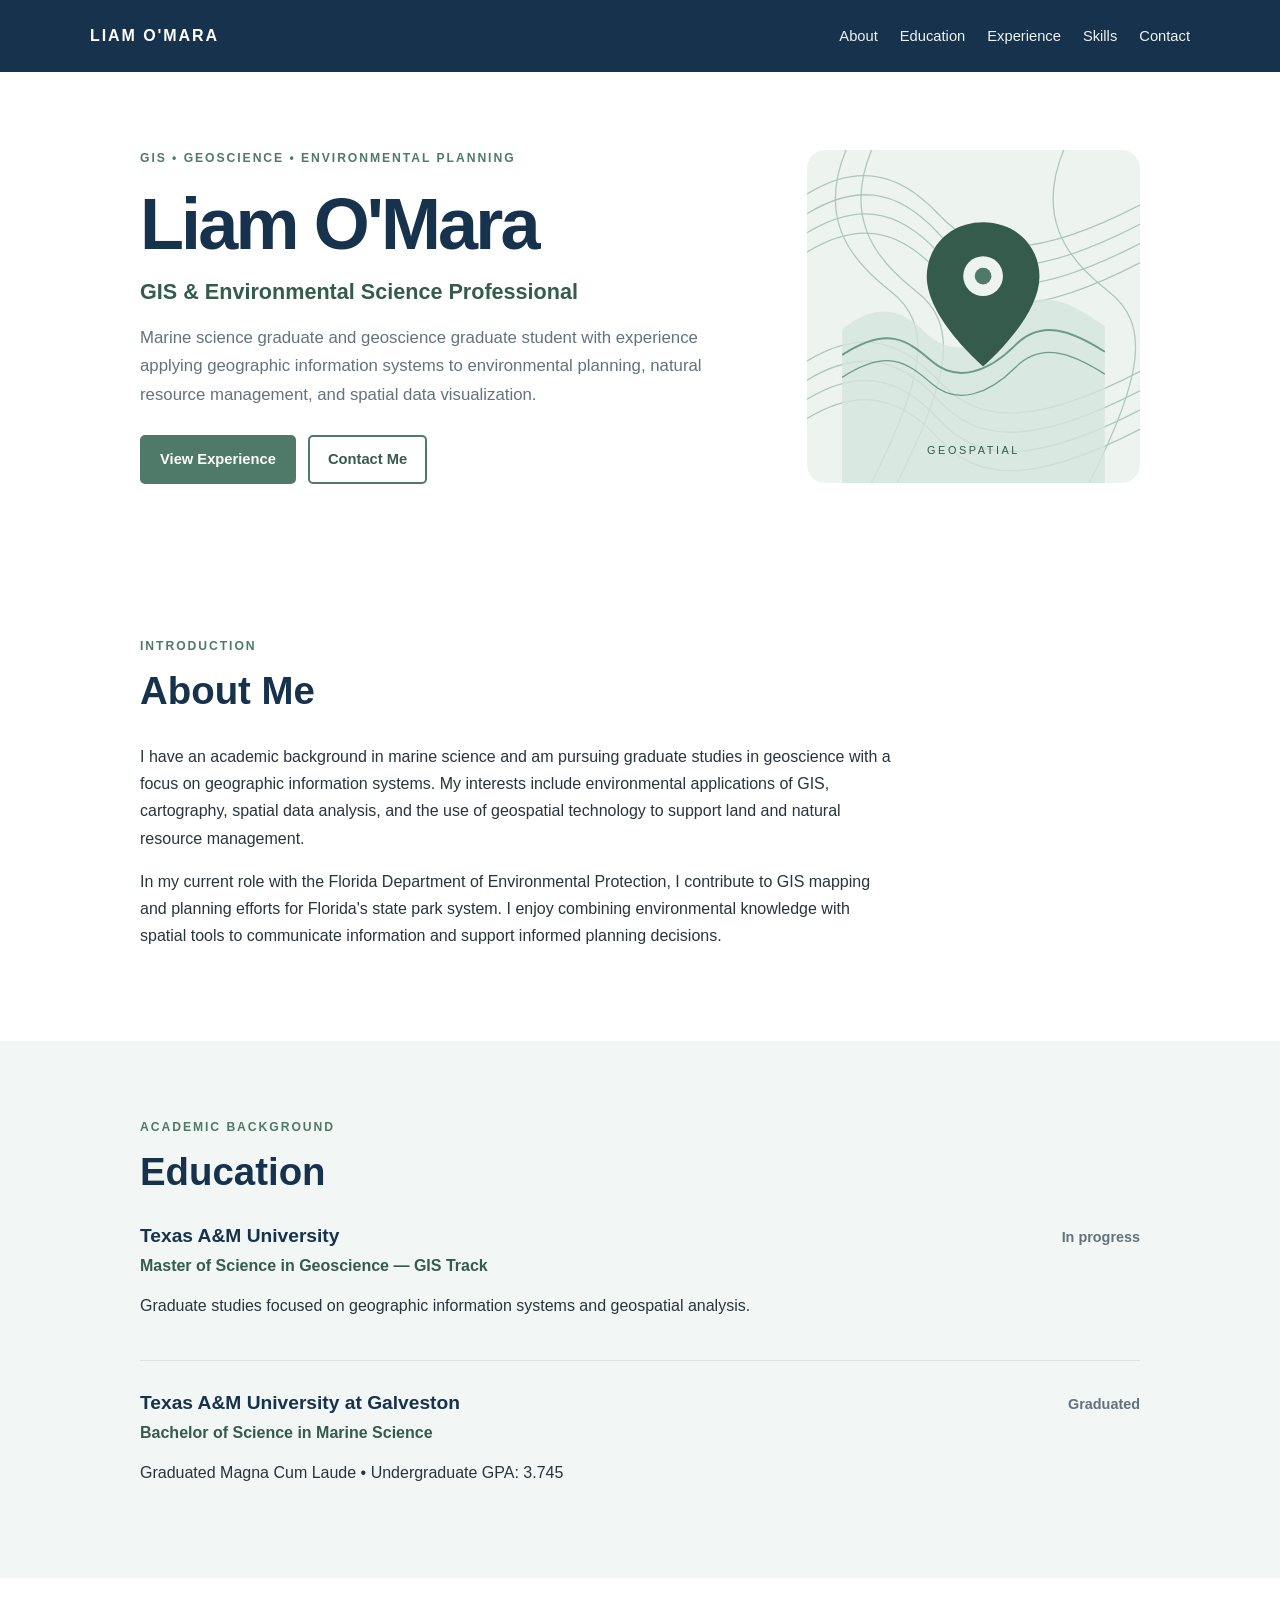
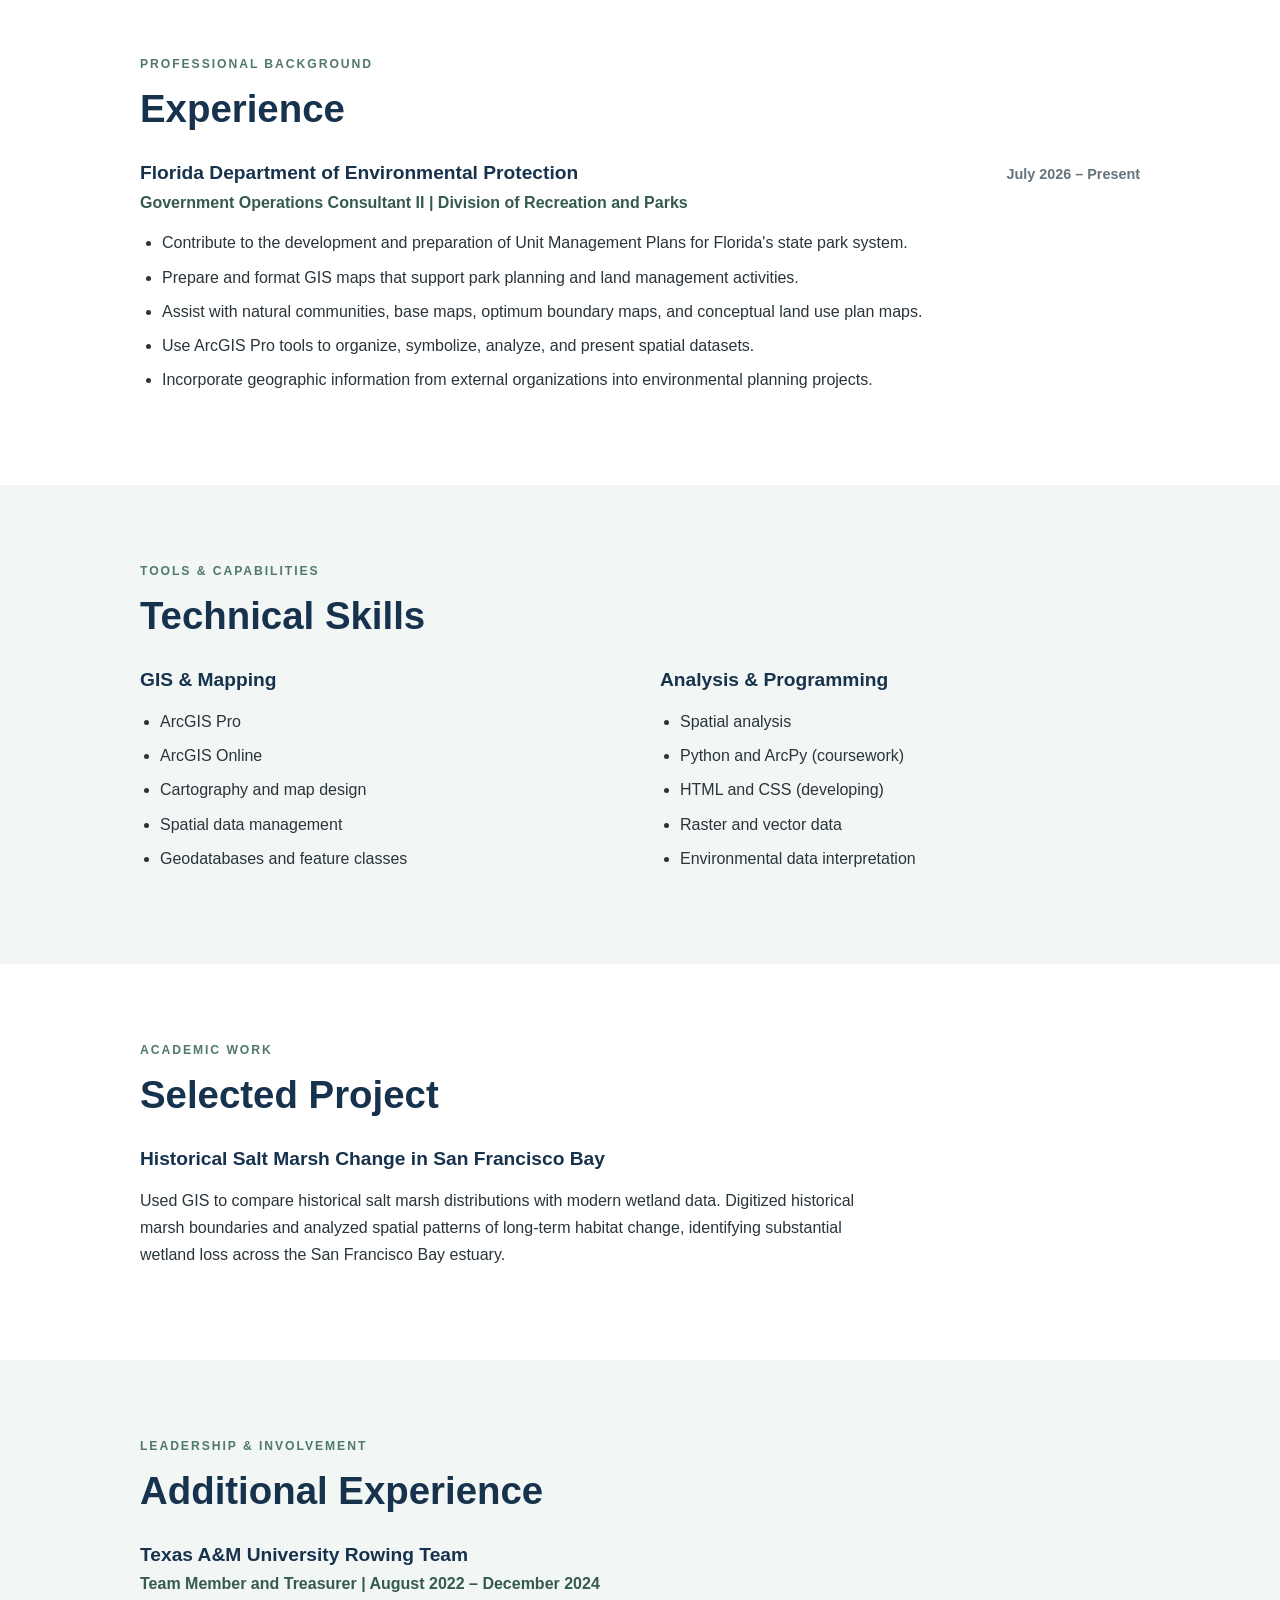
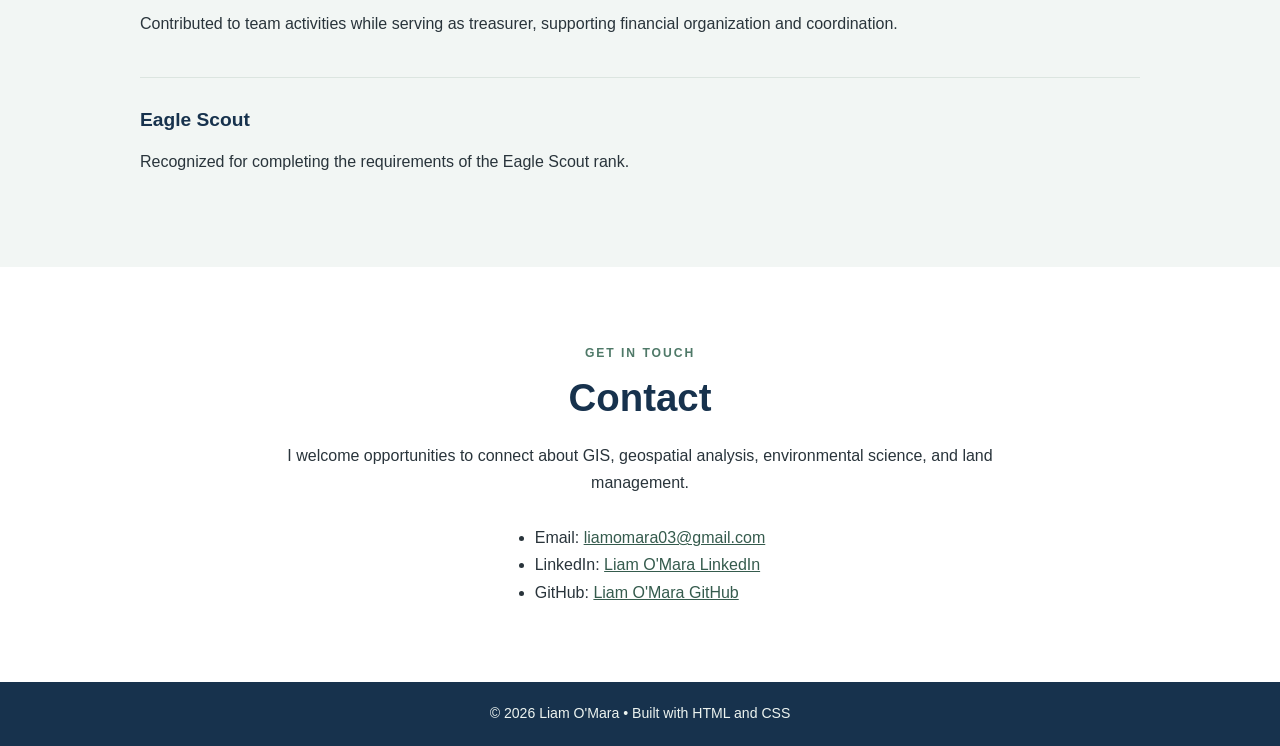
<file: lab_3/index.html>
<!DOCTYPE html>
<html lang="en">
<head>
    <meta charset="UTF-8">
    <meta name="viewport" content="width=device-width, initial-scale=1.0">
    <meta name="description" content="Professional résumé of a geoscience graduate student and GIS professional.">
    <title>Liam O'Mara | GIS & Environmental Science</title>
    <link rel="stylesheet" href="style.css">
</head>

<body>
    <!-- Top navigation -->
    <header class="site-header">
        <nav class="navigation">
            <a class="brand" href="#home">LIAM O'MARA</a>
            <ul class="nav-links">
                <li><a href="#about">About</a></li>
                <li><a href="#education">Education</a></li>
                <li><a href="#experience">Experience</a></li>
                <li><a href="#skills">Skills</a></li>
                <li><a href="#contact">Contact</a></li>
            </ul>
        </nav>
    </header>

    <main>
        <!-- Introduction / hero section -->
        <section class="hero section" id="home">
            <div class="hero-copy">
                <p class="eyebrow">GIS • GEOSCIENCE • ENVIRONMENTAL PLANNING</p>
                <h1>Liam O'Mara</h1>
                <h2>GIS & Environmental Science Professional</h2>
                <p class="hero-summary">
                    Marine science graduate and geoscience graduate student with experience
                    applying geographic information systems to environmental planning,
                    natural resource management, and spatial data visualization.
                </p>
                <div class="hero-actions">
                    <a class="button button-primary" href="#experience">View Experience</a>
                    <a class="button button-outline" href="#contact">Contact Me</a>
                </div>
            </div>

            <div class="hero-art">
                <img src="images/geospatial-banner.svg"
                     alt="Decorative topographic map illustration with a location marker">
                <!-- Optional: replace the illustration above with a professional photo.
                     Save your photo as images/profile.jpg and change the src to
                     images/profile.jpg. Update the alt text to describe the photo. -->
            </div>
        </section>

        <!-- About section -->
        <section class="section content-section" id="about">
            <div class="section-heading">
                <p class="eyebrow">INTRODUCTION</p>
                <h2>About Me</h2>
            </div>
            <p>
                I have an academic background in marine science and am pursuing graduate
                studies in geoscience with a focus on geographic information systems.
                My interests include environmental applications of GIS, cartography,
                spatial data analysis, and the use of geospatial technology to support
                land and natural resource management.
            </p>
            <p>
                In my current role with the Florida Department of Environmental Protection,
                I contribute to GIS mapping and planning efforts for Florida's state park
                system. I enjoy combining environmental knowledge with spatial tools to
                communicate information and support informed planning decisions.
            </p>
        </section>

        <!-- Education section -->
        <section class="section content-section shaded-section" id="education">
            <div class="section-heading">
                <p class="eyebrow">ACADEMIC BACKGROUND</p>
                <h2>Education</h2>
            </div>

            <article class="resume-item">
                <div class="item-topline">
                    <h3>Texas A&M University</h3>
                    <span class="date">In progress</span>
                </div>
                <h4>Master of Science in Geoscience — GIS Track</h4>
                <p>Graduate studies focused on geographic information systems and geospatial analysis.</p>
            </article>

            <article class="resume-item">
                <div class="item-topline">
                    <h3>Texas A&M University at Galveston</h3>
                    <span class="date">Graduated</span>
                </div>
                <h4>Bachelor of Science in Marine Science</h4>
                <p>Graduated Magna Cum Laude • Undergraduate GPA: 3.745</p>
            </article>
        </section>

        <!-- Experience section -->
        <section class="section content-section" id="experience">
            <div class="section-heading">
                <p class="eyebrow">PROFESSIONAL BACKGROUND</p>
                <h2>Experience</h2>
            </div>

            <article class="resume-item">
                <div class="item-topline">
                    <h3>Florida Department of Environmental Protection</h3>
                    <span class="date">July 2026 – Present</span>
                </div>
                <h4>Government Operations Consultant II | Division of Recreation and Parks</h4>
                <ul>
                    <li>Contribute to the development and preparation of Unit Management Plans for Florida's state park system.</li>
                    <li>Prepare and format GIS maps that support park planning and land management activities.</li>
                    <li>Assist with natural communities, base maps, optimum boundary maps, and conceptual land use plan maps.</li>
                    <li>Use ArcGIS Pro tools to organize, symbolize, analyze, and present spatial datasets.</li>
                    <li>Incorporate geographic information from external organizations into environmental planning projects.</li>
                </ul>
            </article>
        </section>

        <!-- Skills section -->
        <section class="section content-section shaded-section" id="skills">
            <div class="section-heading">
                <p class="eyebrow">TOOLS & CAPABILITIES</p>
                <h2>Technical Skills</h2>
            </div>
            <div class="skills-grid">
                <div>
                    <h3>GIS & Mapping</h3>
                    <ul>
                        <li>ArcGIS Pro</li>
                        <li>ArcGIS Online</li>
                        <li>Cartography and map design</li>
                        <li>Spatial data management</li>
                        <li>Geodatabases and feature classes</li>
                    </ul>
                </div>
                <div>
                    <h3>Analysis & Programming</h3>
                    <ul>
                        <li>Spatial analysis</li>
                        <li>Python and ArcPy (coursework)</li>
                        <li>HTML and CSS (developing)</li>
                        <li>Raster and vector data</li>
                        <li>Environmental data interpretation</li>
                    </ul>
                </div>
            </div>
        </section>

        <!-- Selected project section -->
        <section class="section content-section" id="projects">
            <div class="section-heading">
                <p class="eyebrow">ACADEMIC WORK</p>
                <h2>Selected Project</h2>
            </div>
            <article class="resume-item">
                <h3>Historical Salt Marsh Change in San Francisco Bay</h3>
                <p>
                    Used GIS to compare historical salt marsh distributions with modern
                    wetland data. Digitized historical marsh boundaries and analyzed
                    spatial patterns of long-term habitat change, identifying substantial
                    wetland loss across the San Francisco Bay estuary.
                </p>
            </article>
        </section>

        <!-- Leadership section -->
        <section class="section content-section shaded-section" id="leadership">
            <div class="section-heading">
                <p class="eyebrow">LEADERSHIP & INVOLVEMENT</p>
                <h2>Additional Experience</h2>
            </div>
            <article class="resume-item">
                <h3>Texas A&M University Rowing Team</h3>
                <h4>Team Member and Treasurer | August 2022 – December 2024</h4>
                <p>
                    Contributed to team activities while serving as treasurer, supporting
                    financial organization and coordination.
                </p>
            </article>
            <article class="resume-item">
                <h3>Eagle Scout</h3>
                <p>Recognized for completing the requirements of the Eagle Scout rank.</p>
            </article>
        </section>

        <!-- Contact section -->
        <section class="section contact-section" id="contact">
            <p class="eyebrow">GET IN TOUCH</p>
            <h2>Contact</h2>
            <p>
                I welcome opportunities to connect about GIS, geospatial analysis,
                environmental science, and land management.
            </p>
            <ul class="contact-list">
                <li>Email: <a href="mailto:liamomara03@gmail.com">liamomara03@gmail.com</a></li>
                <li>LinkedIn: <a href="https://www.linkedin.com/in/liamomaraba5b51266" target="_blank" rel="noopener noreferrer">Liam O'Mara LinkedIn</a></li>
                <li>GitHub: <a href="https://github.com/tamu-edu-students/Omara-GEOG678-775-fall2026.git" target="_blank" rel="noopener noreferrer">Liam O'Mara GitHub</a></li>
            </ul>
        </section>
    </main>

    <footer class="site-footer">
        <p>© 2026 Liam O'Mara • Built with HTML and CSS</p>
    </footer>
</body>
</html>
</file>
<file: lab_3/style.css>
/* ------------------------------
   Base styles
   ------------------------------ */
:root {
    --navy: #17324d;
    --green: #4f7968;
    --green-dark: #355b4d;
    --text: #29343b;
    --muted: #64727b;
    --background: #ffffff;
    --soft-background: #f2f6f4;
    --border: #dce5e0;
}

* {
    box-sizing: border-box;
}

html {
    scroll-behavior: smooth;
}

body {
    margin: 0;
    background: var(--background);
    color: var(--text);
    font-family: Arial, Helvetica, sans-serif;
    line-height: 1.7;
}

a {
    color: var(--green-dark);
}

a:hover {
    color: var(--navy);
}

/* ------------------------------
   Navigation
   ------------------------------ */
.site-header {
    background: var(--navy);
    color: white;
}

.navigation {
    width: min(1100px, 90%);
    margin: 0 auto;
    min-height: 72px;
    display: flex;
    align-items: center;
    justify-content: space-between;
    gap: 24px;
}

.brand {
    color: white;
    font-size: 1rem;
    font-weight: 700;
    letter-spacing: 0.12em;
    text-decoration: none;
}

.nav-links {
    display: flex;
    flex-wrap: wrap;
    gap: 22px;
    margin: 0;
    padding: 0;
    list-style: none;
}

.nav-links a {
    color: #edf4f0;
    font-size: 0.92rem;
    text-decoration: none;
}

.nav-links a:hover {
    color: #a9d0bd;
}

/* ------------------------------
   Shared layout and typography
   ------------------------------ */
.section {
    width: min(1000px, 88%);
    margin: 0 auto;
    padding: 76px 0;
}

h1, h2, h3, h4 {
    color: var(--navy);
    line-height: 1.25;
}

h1 {
    margin: 8px 0;
    font-size: clamp(2.7rem, 7vw, 4.5rem);
    letter-spacing: -0.04em;
}

h2 {
    margin: 0 0 20px;
    font-size: clamp(1.8rem, 4vw, 2.4rem);
}

h3 {
    margin: 0;
    font-size: 1.2rem;
}

h4 {
    margin: 7px 0 10px;
    color: var(--green-dark);
    font-size: 1rem;
    font-weight: 600;
}

p {
    max-width: 760px;
}

.eyebrow {
    margin: 0 0 10px;
    color: var(--green);
    font-size: 0.76rem;
    font-weight: 700;
    letter-spacing: 0.16em;
}

.section-heading {
    margin-bottom: 28px;
}

.shaded-section {
    width: 100%;
    padding-right: max(6%, calc((100% - 1000px) / 2));
    padding-left: max(6%, calc((100% - 1000px) / 2));
    background: var(--soft-background);
}

/* ------------------------------
   Hero / introduction
   ------------------------------ */
.hero {
    display: grid;
    grid-template-columns: 1.3fr 0.7fr;
    align-items: center;
    gap: 48px;
    min-height: 480px;
}

.hero h2 {
    margin: 10px 0 18px;
    color: var(--green-dark);
    font-size: 1.35rem;
    font-weight: 600;
}

.hero-summary {
    max-width: 620px;
    color: var(--muted);
    font-size: 1.05rem;
}

.hero-art img {
    display: block;
    width: 100%;
    max-width: 340px;
    margin: 0 auto;
    border-radius: 18px;
}

.hero-actions {
    display: flex;
    flex-wrap: wrap;
    gap: 12px;
    margin-top: 26px;
}

.button {
    display: inline-block;
    padding: 10px 18px;
    border: 2px solid var(--green);
    border-radius: 5px;
    font-size: 0.92rem;
    font-weight: 700;
    text-decoration: none;
}

.button-primary {
    background: var(--green);
    color: white;
}

.button-primary:hover {
    background: var(--green-dark);
    color: white;
}

.button-outline {
    color: var(--green-dark);
}

.button-outline:hover {
    background: var(--soft-background);
}

/* ------------------------------
   Resume entries and lists
   ------------------------------ */
.resume-item {
    margin: 0 0 30px;
    padding-bottom: 24px;
    border-bottom: 1px solid var(--border);
}

.resume-item:last-child {
    margin-bottom: 0;
    padding-bottom: 0;
    border-bottom: 0;
}

.item-topline {
    display: flex;
    flex-wrap: wrap;
    align-items: baseline;
    justify-content: space-between;
    gap: 8px 20px;
}

.date {
    color: var(--muted);
    font-size: 0.9rem;
    font-weight: 600;
}

.resume-item ul {
    padding-left: 22px;
}

.resume-item li,
.skills-grid li {
    margin-bottom: 7px;
}

.skills-grid {
    display: grid;
    grid-template-columns: 1fr 1fr;
    gap: 40px;
}

.skills-grid h3 {
    margin-bottom: 10px;
}

.skills-grid ul {
    padding-left: 20px;
}

/* ------------------------------
   Contact and footer
   ------------------------------ */
.contact-section {
    text-align: center;
}

.contact-section p {
    margin-right: auto;
    margin-left: auto;
}

.contact-list {
    display: inline-block;
    margin: 12px auto 0;
    padding-left: 20px;
    text-align: left;
}

.site-footer {
    padding: 20px;
    background: var(--navy);
    color: #edf4f0;
    text-align: center;
    font-size: 0.88rem;
}

.site-footer p {
    margin: 0 auto;
}

/* ------------------------------
   Small-screen layout
   ------------------------------ */
@media (max-width: 700px) {
    .navigation {
        align-items: flex-start;
        flex-direction: column;
        justify-content: center;
        padding: 18px 0;
    }

    .nav-links {
        gap: 10px 16px;
    }

    .hero {
        grid-template-columns: 1fr;
        gap: 24px;
        padding-top: 54px;
    }

    .hero-art img {
        max-width: 260px;
    }

    .section {
        padding-top: 54px;
        padding-bottom: 54px;
    }

    .shaded-section {
        padding-right: 6%;
        padding-left: 6%;
    }

    .skills-grid {
        grid-template-columns: 1fr;
        gap: 20px;
    }
}
</file>
